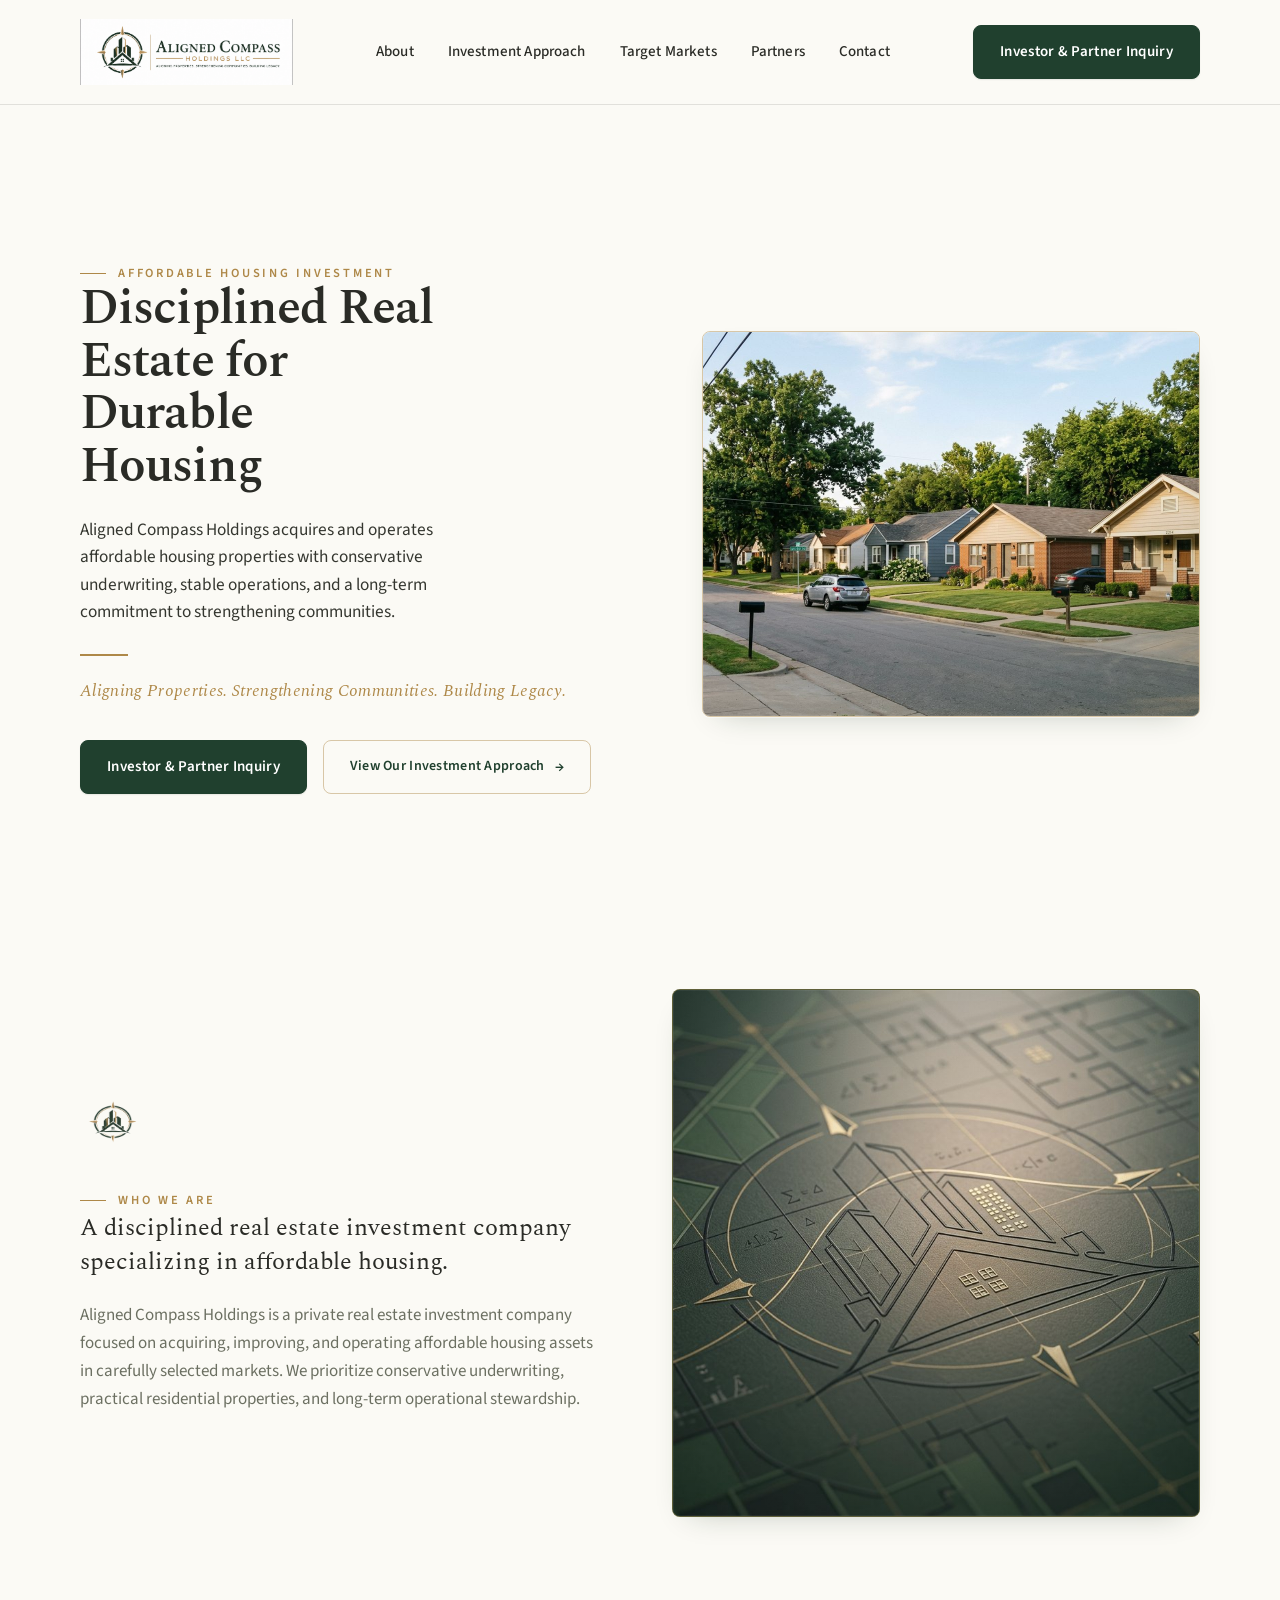
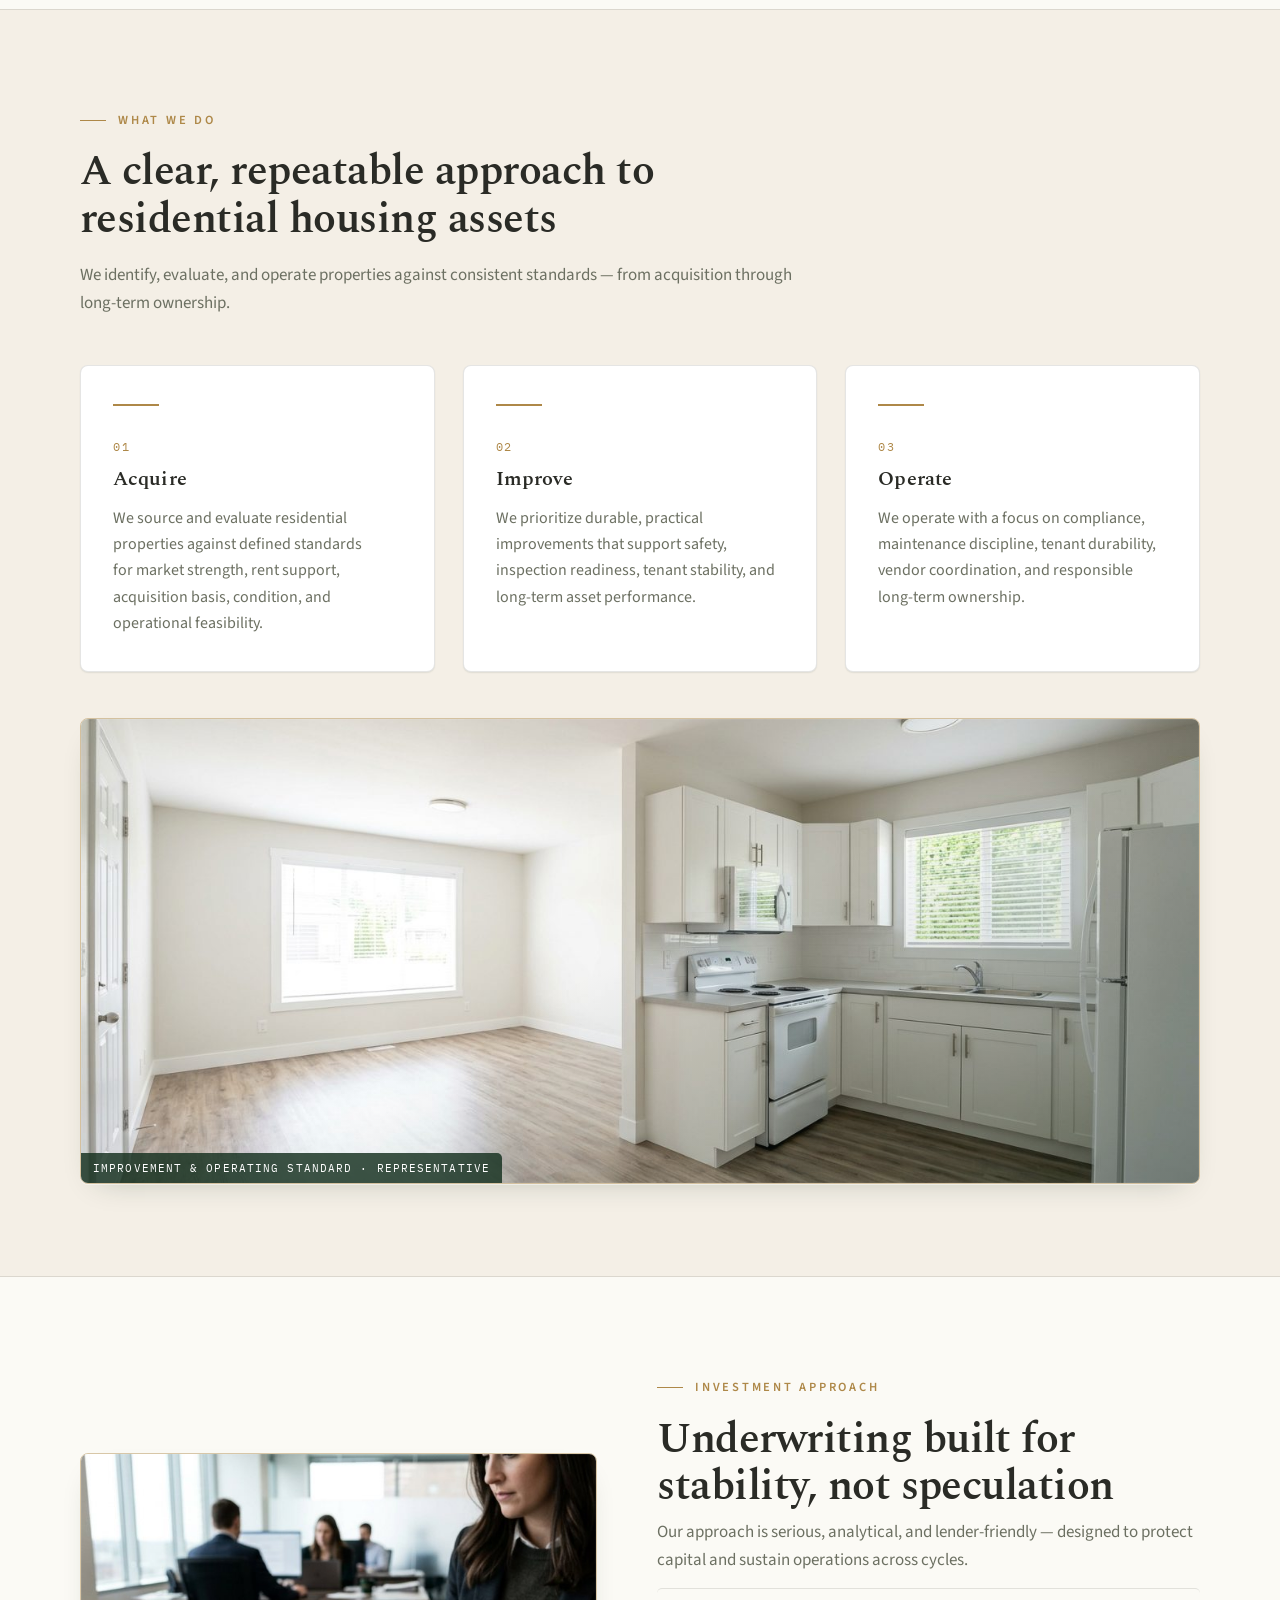
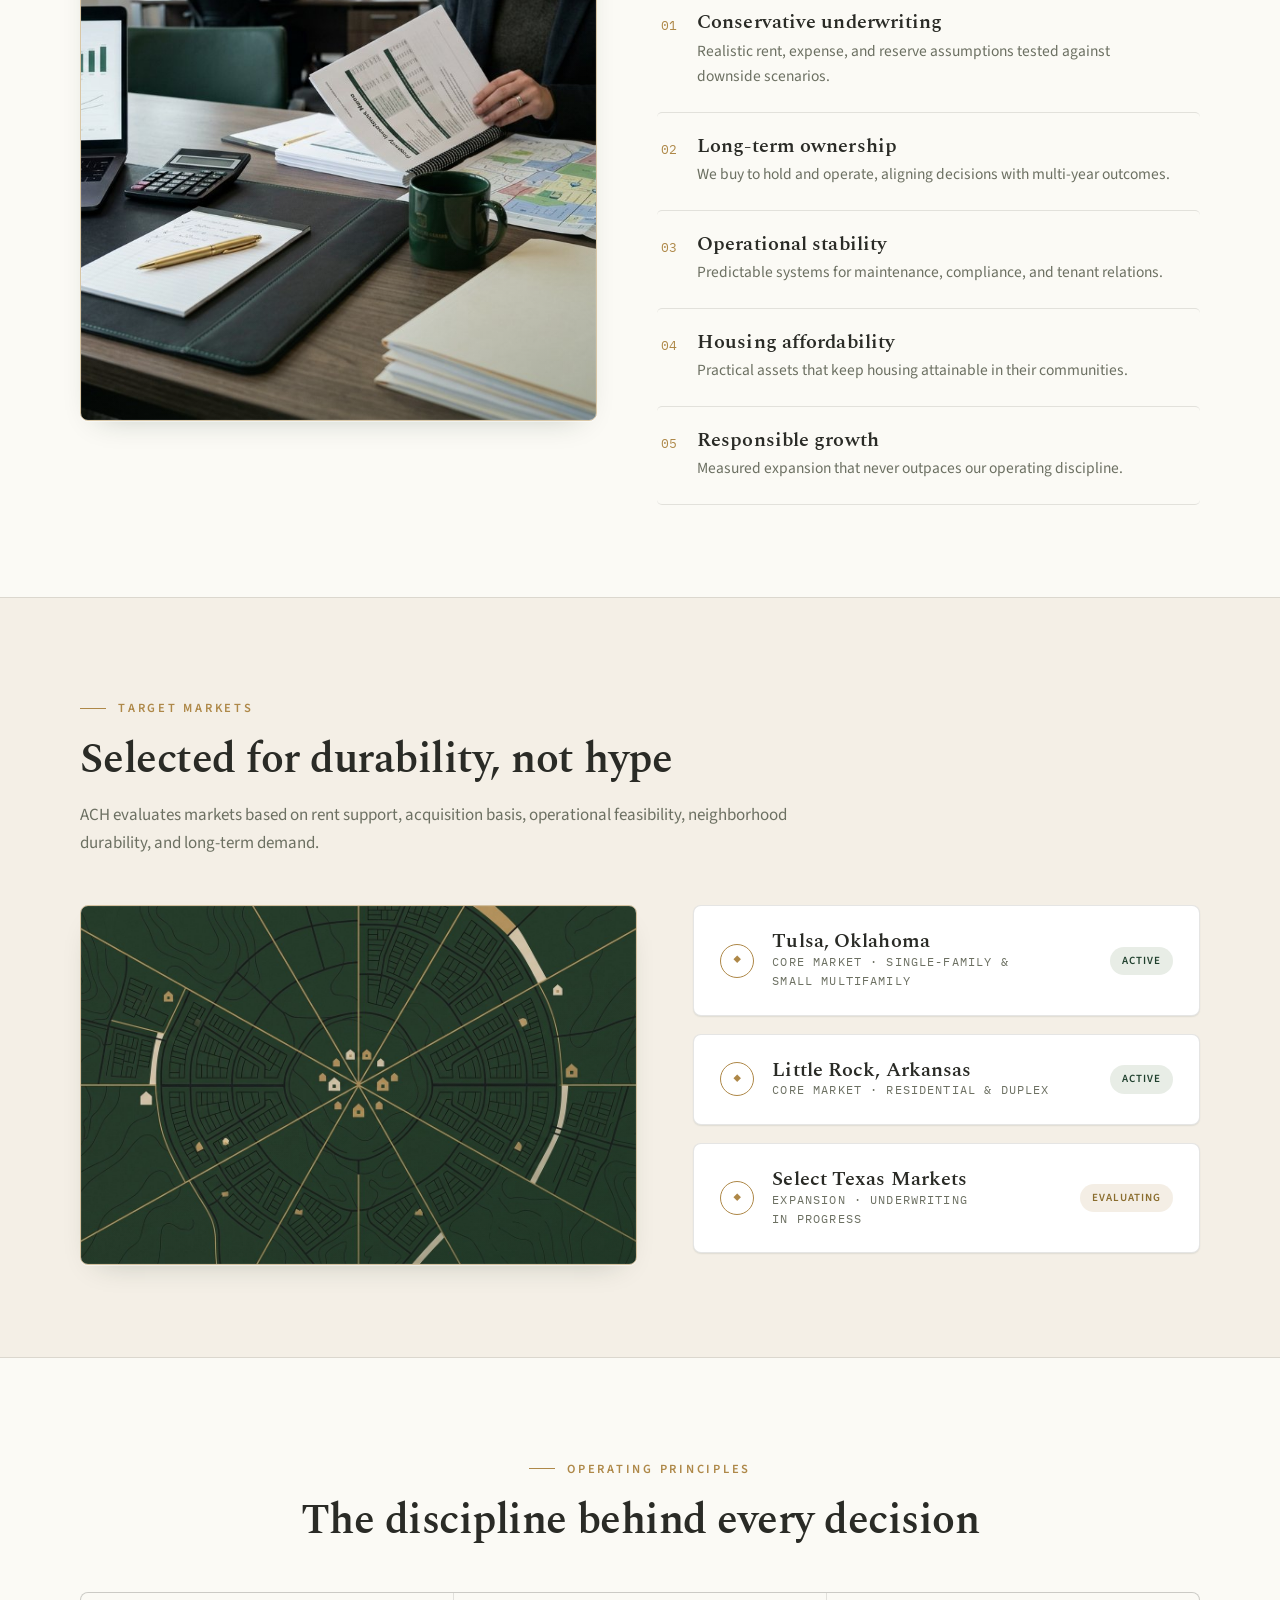
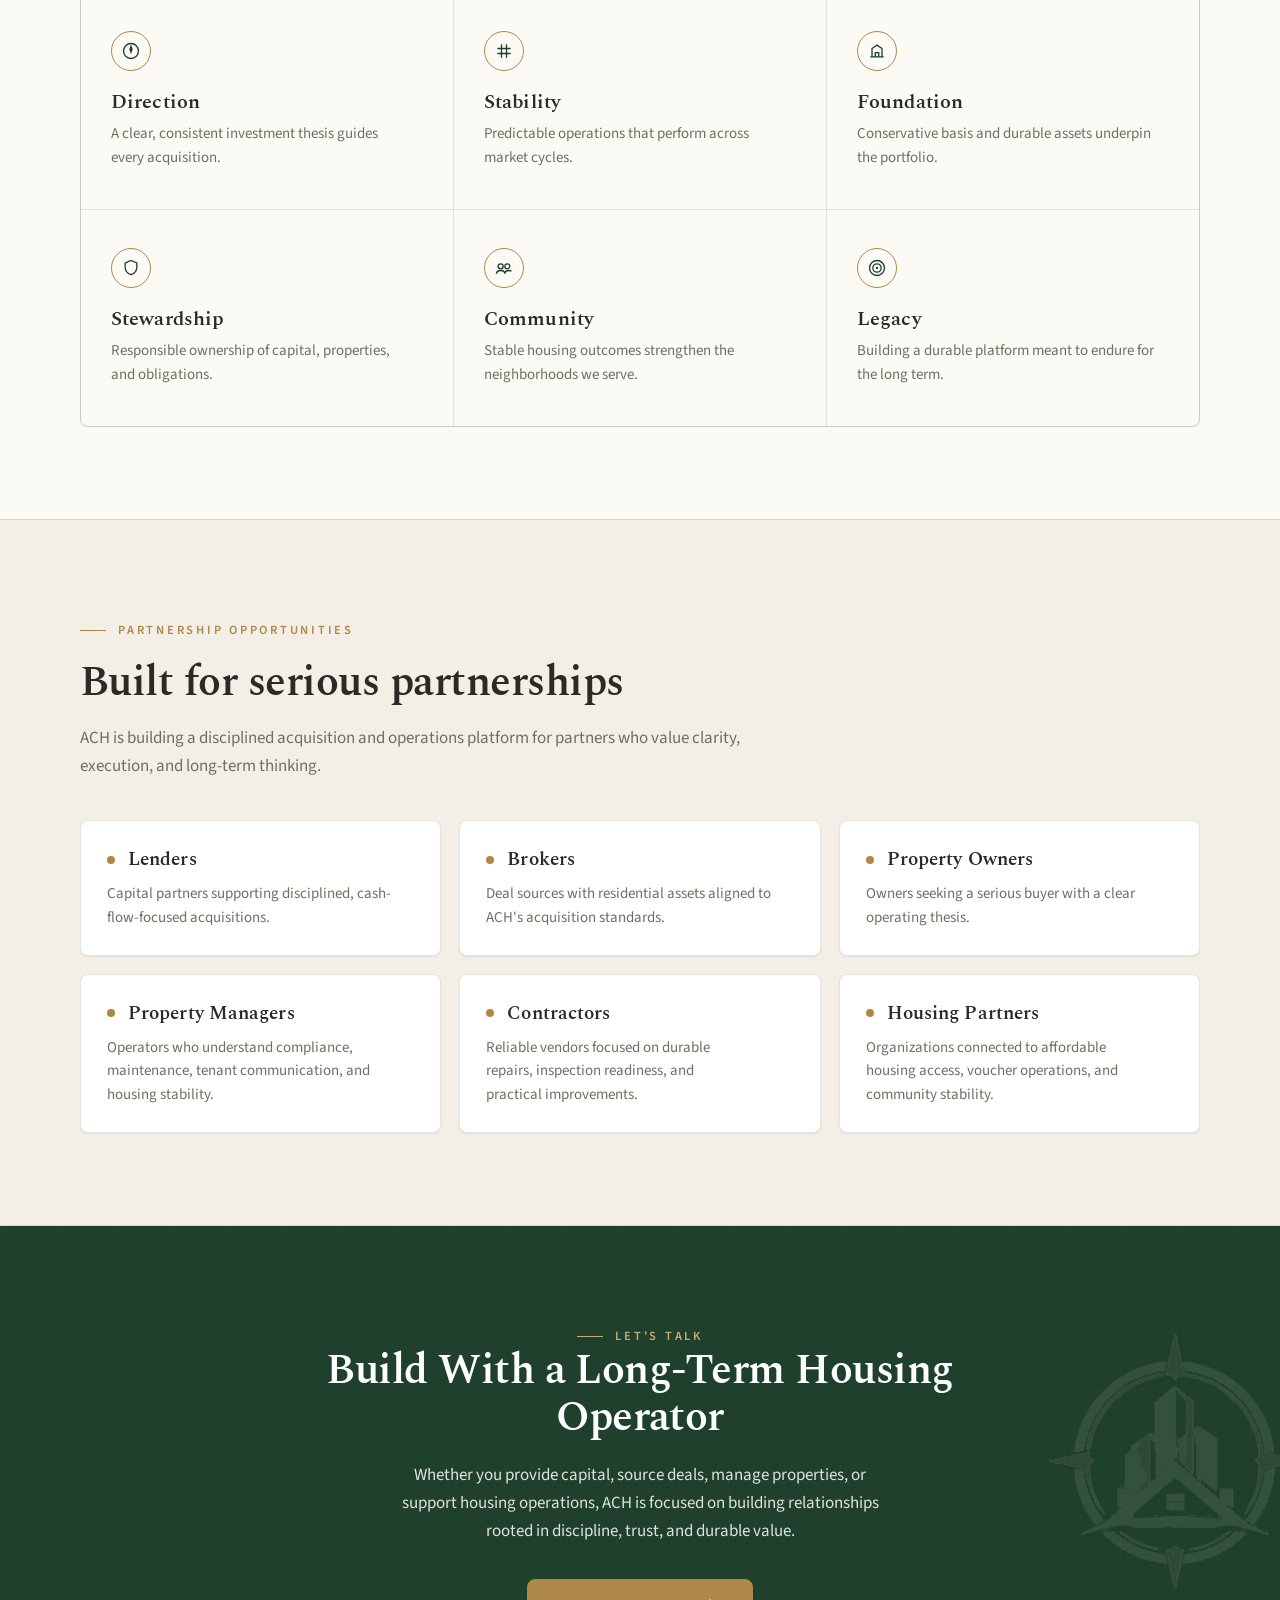
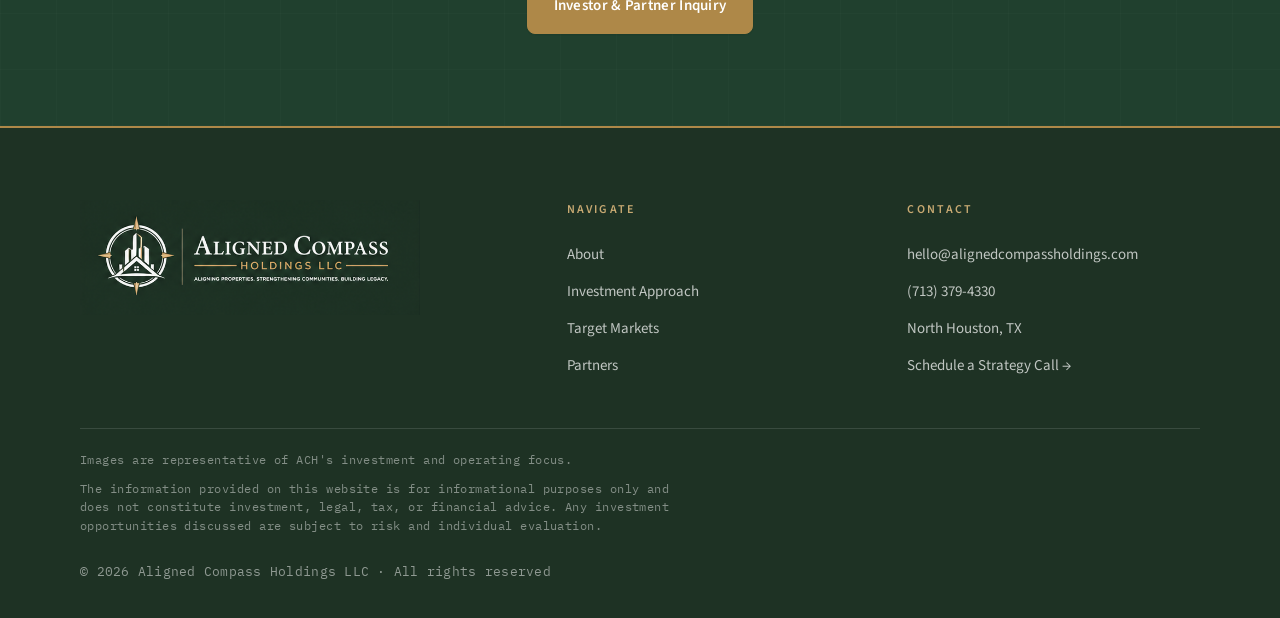
<file: index.html>
<!DOCTYPE html>
<html lang="en">
<head>
<meta charset="UTF-8" />
<meta name="viewport" content="width=device-width, initial-scale=1.0" />
<title>Aligned Compass Holdings — Disciplined Real Estate for Durable Housing</title>
<meta name="description" content="Aligned Compass Holdings acquires and operates affordable housing properties with conservative underwriting, stable operations, and a long-term commitment to strengthening communities." />
<meta property="og:title" content="Aligned Compass Holdings" />
<meta property="og:description" content="Disciplined real estate for durable housing. Conservative underwriting, stable operations, long-term ownership." />
<meta property="og:type" content="website" />
<meta property="og:image" content="assets/apple-touch-icon.png" />
<meta name="theme-color" content="#20402E" />
<link rel="preconnect" href="https://fonts.googleapis.com" />
<link rel="preconnect" href="https://fonts.gstatic.com" crossorigin />
<link href="https://fonts.googleapis.com/css2?family=Spectral:ital,wght@0,400;0,500;0,600;0,700;1,400;1,500&family=Source+Sans+3:wght@400;500;600;700&family=IBM+Plex+Mono:wght@400;500&display=swap" rel="stylesheet" />
<link rel="icon" type="image/png" sizes="32x32" href="assets/favicon-32.png" />
<link rel="icon" type="image/png" sizes="512x512" href="assets/icon-512.png" />
<link rel="apple-touch-icon" href="assets/apple-touch-icon.png" />
<link rel="stylesheet" href="styles.css" />
</head>
<body data-density="comfortable">

<!-- ============================ HEADER ============================ -->
<header class="site-header" data-screen-label="Header">
  <div class="wrap header-inner">
    <a href="#top" aria-label="Aligned Compass Holdings home">
      <img class="brand-logo" src="assets/logo-horizontal.png" alt="Aligned Compass Holdings" />
    </a>
    <nav class="nav" aria-label="Primary">
      <a href="#about">About</a>
      <a href="#approach">Investment Approach</a>
      <a href="#markets">Target Markets</a>
      <a href="#partners">Partners</a>
      <a href="#contact">Contact</a>
    </nav>
    <div class="header-cta">
      <a href="https://calendly.com/hello-alignedcompassholdings/30min" target="_blank" rel="noopener" class="btn btn-primary">Investor &amp; Partner Inquiry</a>
      <button class="hamburger" aria-label="Open menu" onclick="document.body.classList.toggle('menu-open')">
        <span></span><span></span><span></span>
      </button>
    </div>
  </div>
  <nav class="mobile-nav" aria-label="Mobile">
    <a href="#about" onclick="document.body.classList.remove('menu-open')">About</a>
    <a href="#approach" onclick="document.body.classList.remove('menu-open')">Investment Approach</a>
    <a href="#markets" onclick="document.body.classList.remove('menu-open')">Target Markets</a>
    <a href="#partners" onclick="document.body.classList.remove('menu-open')">Partners</a>
    <a href="#contact" onclick="document.body.classList.remove('menu-open')">Contact</a>
    <a href="https://calendly.com/hello-alignedcompassholdings/30min" target="_blank" rel="noopener" class="btn btn-primary" onclick="document.body.classList.remove('menu-open')">Schedule a Strategy Call</a>
  </nav>
</header>

<main id="top">

<!-- ============================ HERO ============================ -->
<section class="hero" id="hero" data-hero="split" data-screen-label="Hero">
  <!-- background image (image-bg variant) -->
  <div class="hero-media-bg">
    <div class="ph ph-dark" data-label="[ HERO IMAGE — modest neighborhood street (shown in Split view; drop your photo there) ]" style="height:100%;border-radius:0;border:0;"></div>
  </div>
  <div class="hero-overlay"></div>

  <div class="wrap">
    <div class="hero-inner">
      <div class="hero-copy">
        <span class="eyebrow">Affordable Housing Investment</span>
        <h1>Disciplined Real Estate for Durable Housing</h1>
        <p class="hero-sub">Aligned Compass Holdings acquires and operates affordable housing properties with conservative underwriting, stable operations, and a long-term commitment to strengthening communities.</p>
        <p class="hero-tag">Aligning Properties. Strengthening Communities. Building Legacy.</p>
        <div class="hero-ctas">
          <a href="https://calendly.com/hello-alignedcompassholdings/30min" target="_blank" rel="noopener" class="btn btn-primary">Investor &amp; Partner Inquiry</a>
          <a href="#approach" class="btn btn-ghost btn-arrow" style="font-size: 14px">View Our Investment Approach</a>
        </div>
      </div>
      <!-- side image (split variant) -->
      <div class="hero-media">
        <div class="media-frame">
          <img class="frame-img" src="assets/photo-hero-neighborhood.jpg" alt="Modest residential street with single-family homes and duplexes" />
          <div class="media-overlay"></div>
        </div>
      </div>
    </div>
  </div>
</section>

<!-- ============================ WHO WE ARE ============================ -->
<section class="sec-paper" id="about" data-screen-label="Who We Are">
  <div class="wrap who">
    <div>
      <img class="who-mark" src="assets/icon-compass.png" alt="" />
      <span class="eyebrow">Who We Are</span>
      <blockquote>A disciplined real estate investment company specializing in affordable housing.</blockquote>
      <p class="who-body">Aligned Compass Holdings is a private real estate investment company focused on acquiring, improving, and operating affordable housing assets in carefully selected markets. We prioritize conservative underwriting, practical residential properties, and long-term operational stewardship.</p>
    </div>
    <div class="who-media">
      <!-- Who We Are visual — locked to the brand-texture (blueprint compass) image. -->
      <div class="who-visual" data-view="texture">
        <!-- default & only visible state: brand compass texture (blueprint image) -->
        <div class="brand-texture" aria-hidden="true">
          <img class="bt-photo" src="assets/photo-whoweare-texture.jpg" alt="" />
          <div class="bt-overlay"></div>
        </div>
      </div>
    </div>
  </div>
</section>

<!-- ============================ WHAT WE DO ============================ -->
<section class="sec-beige" id="what" data-screen-label="What We Do">
  <div class="wrap">
    <div class="sec-head">
      <span class="eyebrow">What We Do</span>
      <h2>A clear, repeatable approach to residential housing assets</h2>
      <p>We identify, evaluate, and operate properties against consistent standards — from acquisition through long-term ownership.</p>
    </div>
    <div class="cards-3" style="margin-top:48px;">
      <article class="card">
        <div class="card-top"></div>
        <span class="num">01</span>
        <h3>Acquire</h3>
        <p>We source and evaluate residential properties against defined standards for market strength, rent support, acquisition basis, condition, and operational feasibility.</p>
      </article>
      <article class="card">
        <div class="card-top"></div>
        <span class="num">02</span>
        <h3>Improve</h3>
        <p>We prioritize durable, practical improvements that support safety, inspection readiness, tenant stability, and long-term asset performance.</p>
      </article>
      <article class="card">
        <div class="card-top"></div>
        <span class="num">03</span>
        <h3>Operate</h3>
        <p>We operate with a focus on compliance, maintenance discipline, tenant durability, vendor coordination, and responsible long-term ownership.</p>
      </article>
    </div>
    <div class="ops-band">
      <div class="ops-media">
        <div class="media-frame">
          <img class="frame-img" src="assets/photo-ops-interior.jpg" alt="Clean, renovated affordable rental interior" />
          <div class="media-overlay"></div>
          <span class="media-tag">Improvement &amp; operating standard · representative</span>
        </div>
      </div>
    </div>
  </div>
</section>

<!-- ============================ INVESTMENT APPROACH ============================ -->
<section class="sec-paper" id="approach" data-screen-label="Investment Approach">
  <div class="wrap approach">
    <div class="approach-media">
      <div class="media-frame">
        <img class="frame-img" src="assets/photo-approach-blueprint.jpg" alt="Real estate underwriting workspace — financial model, property reports, and neighborhood map" />
        <div class="media-overlay"></div>
      </div>
    </div>
    <div>
      <span class="eyebrow">Investment Approach</span>
      <h2 style="margin:18px 0 8px;">Underwriting built for stability, not speculation</h2>
      <p style="color:var(--muted);">Our approach is serious, analytical, and lender-friendly — designed to protect capital and sustain operations across cycles.</p>
      <ul class="approach-list">
        <li><span class="idx">01</span><div><h4>Conservative underwriting</h4><p>Realistic rent, expense, and reserve assumptions tested against downside scenarios.</p></div></li>
        <li><span class="idx">02</span><div><h4>Long-term ownership</h4><p>We buy to hold and operate, aligning decisions with multi-year outcomes.</p></div></li>
        <li><span class="idx">03</span><div><h4>Operational stability</h4><p>Predictable systems for maintenance, compliance, and tenant relations.</p></div></li>
        <li><span class="idx">04</span><div><h4>Housing affordability</h4><p>Practical assets that keep housing attainable in their communities.</p></div></li>
        <li><span class="idx">05</span><div><h4>Responsible growth</h4><p>Measured expansion that never outpaces our operating discipline.</p></div></li>
      </ul>
    </div>
  </div>
</section>

<!-- ============================ TARGET MARKETS ============================ -->
<section class="sec-beige" id="markets" data-screen-label="Target Markets">
  <div class="wrap">
    <div class="sec-head">
      <span class="eyebrow">Target Markets</span>
      <h2>Selected for durability, not hype</h2>
      <p>ACH evaluates markets based on rent support, acquisition basis, operational feasibility, neighborhood durability, and long-term demand.</p>
    </div>
    <div class="markets" style="margin-top:48px;">
      <div class="markets-map">
        <div class="media-frame">
          <img class="frame-img" src="assets/photo-markets-map.jpg" alt="Abstract map and compass artwork with neighborhood parcel lines" />
          <div class="media-overlay"></div>
        </div>
      </div>
      <div class="market-cards">
        <article class="market-card">
          <span class="market-pin">◆</span>
          <div>
            <h4>Tulsa, Oklahoma</h4>
            <p class="meta">Core market · Single-family &amp; small multifamily</p>
          </div>
          <span class="stage stage--active">Active</span>
        </article>
        <article class="market-card">
          <span class="market-pin">◆</span>
          <div>
            <h4>Little Rock, Arkansas</h4>
            <p class="meta">Core market · Residential &amp; duplex</p>
          </div>
          <span class="stage stage--active">Active</span>
        </article>
        <article class="market-card">
          <span class="market-pin">◆</span>
          <div>
            <h4>Select Texas Markets</h4>
            <p class="meta">Expansion · Underwriting in progress</p>
          </div>
          <span class="stage stage--eval">Evaluating</span>
        </article>
      </div>
    </div>
  </div>
</section>

<!-- ============================ OPERATING PRINCIPLES ============================ -->
<section class="sec-paper" id="principles" data-screen-label="Operating Principles">
  <div class="wrap">
    <div class="sec-head center">
      <span class="eyebrow">Operating Principles</span>
      <h2>The discipline behind every decision</h2>
    </div>
    <div class="principles" style="margin-top:48px;">
      <div class="principle">
        <div class="p-icon"><svg viewBox="0 0 24 24" fill="none" stroke="currentColor" stroke-width="1.6"><circle cx="12" cy="12" r="9"/><path d="M12 4l2 6-2 6-2-6z" fill="currentColor" stroke="none"/></svg></div>
        <h4>Direction</h4>
        <p>A clear, consistent investment thesis guides every acquisition.</p>
      </div>
      <div class="principle">
        <div class="p-icon"><svg viewBox="0 0 24 24" fill="none" stroke="currentColor" stroke-width="1.6"><path d="M4 9h16M4 15h16M9 4v16M15 4v16"/></svg></div>
        <h4>Stability</h4>
        <p>Predictable operations that perform across market cycles.</p>
      </div>
      <div class="principle">
        <div class="p-icon"><svg viewBox="0 0 24 24" fill="none" stroke="currentColor" stroke-width="1.6"><path d="M4 19h16M6 19V9l6-4 6 4v10M10 19v-5h4v5"/></svg></div>
        <h4>Foundation</h4>
        <p>Conservative basis and durable assets underpin the portfolio.</p>
      </div>
      <div class="principle">
        <div class="p-icon"><svg viewBox="0 0 24 24" fill="none" stroke="currentColor" stroke-width="1.6"><path d="M12 3l7 3v5c0 4.5-3 7.5-7 9-4-1.5-7-4.5-7-9V6z"/></svg></div>
        <h4>Stewardship</h4>
        <p>Responsible ownership of capital, properties, and obligations.</p>
      </div>
      <div class="principle">
        <div class="p-icon"><svg viewBox="0 0 24 24" fill="none" stroke="currentColor" stroke-width="1.6"><circle cx="8" cy="10" r="3"/><circle cx="16" cy="10" r="3"/><path d="M3 19c0-2.5 2.2-4 5-4s5 1.5 5 4M13 19c0-2.5 2.2-4 5-4 1 0 2 .2 3 .7"/></svg></div>
        <h4>Community</h4>
        <p>Stable housing outcomes strengthen the neighborhoods we serve.</p>
      </div>
      <div class="principle">
        <div class="p-icon"><svg viewBox="0 0 24 24" fill="none" stroke="currentColor" stroke-width="1.6"><circle cx="12" cy="12" r="9"/><circle cx="12" cy="12" r="5"/><circle cx="12" cy="12" r="1.4" fill="currentColor" stroke="none"/></svg></div>
        <h4>Legacy</h4>
        <p>Building a durable platform meant to endure for the long term.</p>
      </div>
    </div>
  </div>
</section>

<!-- ============================ PARTNERSHIPS ============================ -->
<section class="sec-beige" id="partners" data-screen-label="Partnership Opportunities">
  <div class="wrap">
    <div class="sec-head">
      <span class="eyebrow">Partnership Opportunities</span>
      <h2>Built for serious partnerships</h2>
      <p>ACH is building a disciplined acquisition and operations platform for partners who value clarity, execution, and long-term thinking.</p>
    </div>
    <div class="partners-grid" style="margin-top:40px;">
      <article class="partner-card">
        <div class="pc-head"><span class="dot"></span><h4>Lenders</h4></div>
        <p>Capital partners supporting disciplined, cash-flow-focused acquisitions.</p>
      </article>
      <article class="partner-card">
        <div class="pc-head"><span class="dot"></span><h4>Brokers</h4></div>
        <p>Deal sources with residential assets aligned to ACH's acquisition standards.</p>
      </article>
      <article class="partner-card">
        <div class="pc-head"><span class="dot"></span><h4>Property Owners</h4></div>
        <p>Owners seeking a serious buyer with a clear operating thesis.</p>
      </article>
      <article class="partner-card">
        <div class="pc-head"><span class="dot"></span><h4>Property Managers</h4></div>
        <p>Operators who understand compliance, maintenance, tenant communication, and housing stability.</p>
      </article>
      <article class="partner-card">
        <div class="pc-head"><span class="dot"></span><h4>Contractors</h4></div>
        <p>Reliable vendors focused on durable repairs, inspection readiness, and practical improvements.</p>
      </article>
      <article class="partner-card">
        <div class="pc-head"><span class="dot"></span><h4>Housing Partners</h4></div>
        <p>Organizations connected to affordable housing access, voucher operations, and community stability.</p>
      </article>
    </div>
  </div>
</section>

<!-- ============================ FINAL CTA ============================ -->
<section class="final-cta" id="contact" data-screen-label="Final CTA">
  <img class="cta-mark" src="assets/icon-compass-reversed.png" alt="" />
  <div class="wrap">
    <span class="eyebrow">Let's Talk</span>
    <h2>Build With a Long-Term Housing Operator</h2>
    <p>Whether you provide capital, source deals, manage properties, or support housing operations, ACH is focused on building relationships rooted in discipline, trust, and durable value.</p>
    <div class="hero-ctas">
      <a href="https://calendly.com/hello-alignedcompassholdings/30min" target="_blank" rel="noopener" class="btn btn-gold">Investor &amp; Partner Inquiry</a>
    </div>
  </div>
</section>

</main>

<!-- ============================ FOOTER ============================ -->
<footer class="site-footer" data-screen-label="Footer">
  <div class="wrap">
    <div class="footer-top">
      <div>
        <img class="footer-logo" src="assets/logo-reversed.png" alt="Aligned Compass Holdings LLC — Aligning Properties. Strengthening Communities. Building Legacy." />
      </div>
      <div class="footer-col">
        <h5>Navigate</h5>
        <a href="#about">About</a>
        <a href="#approach">Investment Approach</a>
        <a href="#markets">Target Markets</a>
        <a href="#partners">Partners</a>
      </div>
      <div class="footer-col">
        <h5>Contact</h5>
        <p>hello@alignedcompassholdings.com</p>
        <p>(713) 379-4330</p>
        <p>North Houston, TX</p>
        <a href="https://calendly.com/hello-alignedcompassholdings/30min" target="_blank" rel="noopener">Schedule a Strategy Call →</a>
      </div>
    </div>
    <div class="footer-disclaimer">
      <p>Images are representative of ACH's investment and operating focus.</p>
      <p>The information provided on this website is for informational purposes only and does not constitute investment, legal, tax, or financial advice. Any investment opportunities discussed are subject to risk and individual evaluation.</p>
    </div>
    <div class="footer-bottom">
      <span class="legal">© 2026 Aligned Compass Holdings LLC · All rights reserved</span>
    </div>
  </div>
</footer>

<!-- site interactions -->
<script>
  (function () {
    var header = document.querySelector('.site-header');
    if (header) {
      var onScroll = function () { header.classList.toggle('scrolled', window.scrollY > 12); };
      window.addEventListener('scroll', onScroll, { passive: true });
      onScroll();
    }
    if (!('IntersectionObserver' in window)) return;
    if (window.matchMedia && window.matchMedia('(prefers-reduced-motion: reduce)').matches) return;
    var sel = '.sec-head, .cards-3, .ops-band, .approach > *, .markets > *, .principles, .partners-grid, .who > div, .final-cta .wrap';
    var els = Array.prototype.slice.call(document.querySelectorAll(sel));
    if (!els.length) return;
    document.body.classList.add('reveal-ready');
    var io = new IntersectionObserver(function (entries) {
      entries.forEach(function (e) { if (e.isIntersecting) { e.target.classList.add('in'); io.unobserve(e.target); } });
    }, { rootMargin: '0px 0px -8% 0px', threshold: 0.08 });
    els.forEach(function (el) { el.setAttribute('data-reveal', ''); io.observe(el); });
    setTimeout(function () { els.forEach(function (el) { el.classList.add('in'); }); }, 3000);
  })();
</script>

</body>
</html>
</file>
<file: styles.css>
/* ============================================================
   Aligned Compass Holdings — Branded Wireframe
   Forest green · charcoal · muted antique gold · warm beige
   Serif headings (Spectral) · clean sans body (Source Sans 3)
   ============================================================ */

:root{
  /* brand */
  --green:        #20402E;
  --green-deep:   #1E3224;
  --green-700:    #2B4E3A;
  --green-tint:   #E8EDE6;
  --charcoal:     #2A2B26;
  --ink:          #34362F;
  --muted:        #6C7062;
  --gold:         #AE8848;
  --gold-soft:    #C7A972;
  --gold-line:    rgba(174,136,72,.45);
  --beige:        #EFE9DD;
  --beige-2:      #F4EFE6;
  --paper:        #FBFAF5;
  --card:         #FFFFFF;
  --card-line:    rgba(42,43,38,.12);

  /* type */
  --serif: "Spectral", Georgia, "Times New Roman", serif;
  --sans:  "Source Sans 3", system-ui, -apple-system, sans-serif;
  --mono:  "IBM Plex Mono", ui-monospace, "SFMono-Regular", monospace;

  /* spacing density (overridden by [data-density]) */
  --sec-pad: 92px;
  --container: 1200px;
  --radius: 8px;
  --radius-sm: 5px;

  /* elevation + motion */
  --shadow-1: 0 1px 2px rgba(21,48,31,.05), 0 1px 1px rgba(21,48,31,.04);
  --shadow-2: 0 12px 30px -18px rgba(21,48,31,.30);
  --shadow-3: 0 26px 52px -28px rgba(21,48,31,.42);
  --ease: cubic-bezier(.2,.6,.2,1);
}

[data-density="compact"]     { --sec-pad: 60px; }
[data-density="comfortable"] { --sec-pad: 92px; }
[data-density="spacious"]    { --sec-pad: 132px; }

*{ box-sizing: border-box; }
html{ scroll-behavior: smooth; }
body{
  margin:0;
  font-family: var(--sans);
  color: var(--ink);
  background: var(--paper);
  font-size: 17px;
  line-height: 1.65;
  -webkit-font-smoothing: antialiased;
  text-rendering: optimizeLegibility;
}
img{ max-width:100%; display:block; }
a{ color: inherit; text-decoration: none; }
::selection{ background: rgba(174,136,72,.22); }

.wrap{ width:100%; max-width: var(--container); margin:0 auto; padding-inline: 40px; }

/* ---------- type ---------- */
h1,h2,h3,h4{ font-family: var(--serif); color: var(--charcoal); font-weight: 600; line-height: 1.12; margin:0; letter-spacing:.005em; }
h1{ font-size: clamp(38px, 5.2vw, 62px); letter-spacing:-.018em; }
h2{ font-size: clamp(28px, 3.4vw, 42px); letter-spacing:-.012em; }
h3{ font-size: clamp(20px, 1.6vw, 24px); }
p{ margin:0; text-wrap: pretty; }
.lead{ font-size: clamp(18px, 1.4vw, 21px); color: var(--ink); line-height:1.6; }

.eyebrow{
  font-family: var(--sans);
  font-size: 12.5px;
  font-weight: 600;
  letter-spacing: .22em;
  text-transform: uppercase;
  color: var(--gold);
  display: inline-flex;
  align-items: center;
  gap: 12px;
}
.eyebrow::before{
  content:"";
  width: 26px; height:1px;
  background: var(--gold);
  display:inline-block;
}

/* thin gold divider */
.rule{ height:1px; background: var(--gold-line); border:0; margin:0; }
.rule-short{ width: 54px; height:2px; background: var(--gold); border:0; }

/* ---------- buttons ---------- */
.btn{
  display:inline-flex; align-items:center; justify-content:center; gap:10px;
  font-family: var(--sans); font-weight:600; font-size:15px; letter-spacing:.02em;
  padding: 14px 26px; border-radius: var(--radius); cursor:pointer;
  border:1px solid transparent; transition: all .2s var(--ease); white-space:nowrap;
  box-shadow: var(--shadow-1);
}
.btn-primary{ background: var(--green); color:#fff; border-color: var(--green); }
.btn-primary:hover{ background: var(--green-deep); transform: translateY(-1px); box-shadow: var(--shadow-2); }
.btn-gold{ background: var(--gold); color:#fff; border-color: var(--gold); }
.btn-gold:hover{ background:#9a7637; transform: translateY(-1px); box-shadow: var(--shadow-2); }
.btn-ghost{ background: transparent; color: var(--green); border-color: var(--gold-line); box-shadow:none; }
.btn-ghost:hover{ border-color: var(--gold); background: rgba(174,136,72,.07); }
.btn-ghost-light{ background: transparent; color:#fff; border-color: rgba(255,255,255,.35); box-shadow:none; }
.btn-ghost-light:hover{ border-color: var(--gold-soft); color: var(--gold-soft); }
.btn:active{ transform: translateY(0); }
.btn:focus-visible{ outline:2px solid var(--gold); outline-offset:3px; }
.btn-arrow::after{ content:"\2192"; font-size:1.05em; transition: transform .2s var(--ease); }
.btn-arrow:hover::after{ transform: translateX(3px); }

/* ============================================================
   HEADER
   ============================================================ */
.site-header{
  position: sticky; top:0; z-index: 50;
  background: rgba(251,250,245,.92);
  backdrop-filter: blur(8px);
  border-bottom: 1px solid var(--card-line);
  transition: box-shadow .28s var(--ease), background .28s var(--ease);
}
.site-header.scrolled{ background: rgba(251,250,245,.97); box-shadow: 0 8px 26px -18px rgba(21,48,31,.45); border-bottom-color: transparent; }
.header-inner{ display:flex; align-items:center; justify-content:space-between; gap:24px; height: 104px; transition: height .28s var(--ease); }
.site-header.scrolled .header-inner{ height: 86px; }
.brand-logo{ height: 66px; width:auto; transition: height .28s var(--ease); }
.site-header.scrolled .brand-logo{ height: 56px; }
.nav{ display:flex; align-items:center; gap: 34px; }
.nav a{ font-size:15px; font-weight:500; color: var(--charcoal); letter-spacing:.01em; position:relative; padding: 6px 0; transition: color .2s var(--ease); }
.nav a:hover{ color: var(--green); }
.nav a::after{ content:""; position:absolute; left:0; bottom:0; width:0; height:1.5px; background:var(--gold); transition:width .22s var(--ease); }
.nav a:hover::after{ width:100%; }
.header-cta{ display:flex; align-items:center; gap:16px; }
.hamburger{ display:none; flex-direction:column; gap:5px; background:none; border:0; cursor:pointer; padding:8px; }
.hamburger span{ width:24px; height:2px; background:var(--charcoal); transition:.2s; }

/* mobile nav drawer */
.mobile-nav{ display:none; flex-direction:column; padding: 8px 40px 28px; border-bottom:1px solid var(--card-line); background:var(--paper); }
.mobile-nav a{ padding:14px 0; font-size:17px; border-bottom:1px solid var(--card-line); color:var(--charcoal); }
.mobile-nav .btn{ margin-top:18px; }
body.menu-open .mobile-nav{ display:flex; }

/* ============================================================
   HERO  (two variants via [data-hero])
   ============================================================ */
.hero{ position:relative; overflow:hidden; }
.hero .wrap{ position:relative; z-index:2; }
.hero-tag{
  font-family: var(--serif); font-style: italic; font-size: clamp(15px,1.3vw,18px);
  color: var(--gold); letter-spacing:.02em; margin-top: 28px; padding-top: 24px; position:relative;
}
.hero-tag::before{ content:""; position:absolute; top:0; left:0; width:48px; height:2px; background: var(--gold); }
.hero-ctas{ display:flex; flex-wrap:wrap; gap:16px; margin-top: 34px; }

/* -- variant: split (default) -- */
[data-hero="split"] .hero-inner{
  display:grid; grid-template-columns: 1.06fr .94fr; gap: 60px; align-items:center;
  padding-block: clamp(44px, 4.5vw, 68px) clamp(40px, 4vw, 60px);
}
[data-hero="split"] .hero-copy h1{ margin-bottom: 22px; font-size: clamp(34px, 3.8vw, 50px); line-height:1.08; max-width: 14ch; }
[data-hero="split"] .hero-sub{ max-width: 40ch; }
[data-hero="split"] .hero-media{ aspect-ratio: 4/3.1; }
[data-hero="split"] .hero-overlay{ display:none; }

/* -- variant: image background -- */
[data-hero="image"] .hero-inner{
  display:flex; flex-direction:column; justify-content:center;
  min-height: clamp(520px, 72vh, 720px);
  padding-block: 80px; max-width: 760px;
}
[data-hero="image"] .hero-copy h1,
[data-hero="image"] .hero-sub{ color:#fff; }
[data-hero="image"] .hero-copy h1{ margin-bottom: 22px; }
[data-hero="image"] .hero-sub{ color: rgba(255,255,255,.9); max-width: 52ch; }
[data-hero="image"] .hero-tag{ color: var(--gold-soft); }
[data-hero="image"] .hero-media-side{ display:none; }
[data-hero="image"] .hero-media-bg{ position:absolute; inset:0; z-index:0; }
[data-hero="image"] .hero-overlay{
  position:absolute; inset:0; z-index:1;
  background: linear-gradient(100deg, rgba(21,48,31,.92) 0%, rgba(21,48,31,.74) 45%, rgba(21,48,31,.40) 100%);
}
[data-hero="image"] .btn-ghost{ color:#fff; border-color: rgba(255,255,255,.4); }
[data-hero="image"] .btn-ghost:hover{ border-color: var(--gold-soft); color:var(--gold-soft); }

/* hide the inactive media slot per variant */
[data-hero="split"] .hero-media-bg,
[data-hero="split"] .hero-overlay{ display:none; }

.hero-sub{ font-size: clamp(17px,1.35vw,20px); color: var(--ink); line-height:1.6; }

/* ============================================================
   IMAGE PLACEHOLDERS (wireframe style)
   ============================================================ */
.ph{
  position: relative; width:100%; height:100%;
  background-color: var(--green-tint);
  background-image:
    repeating-linear-gradient(135deg, rgba(32,64,46,.06) 0 11px, rgba(32,64,46,.02) 11px 22px);
  border: 1.5px dashed var(--gold-line);
  border-radius: var(--radius);
  display:flex; align-items:center; justify-content:center;
  overflow:hidden; min-height: 220px;
}
.ph::after{
  content: attr(data-label);
  font-family: var(--mono); font-size: 12.5px; letter-spacing:.02em;
  color: var(--green-700); text-transform: none;
  background: rgba(251,250,245,.82);
  border:1px solid var(--gold-line); border-radius: 4px;
  padding: 8px 14px; max-width: 80%; text-align:center; line-height:1.5;
}
.ph-dark{ background-color: rgba(255,255,255,.06); border-color: rgba(255,255,255,.25);
  background-image: repeating-linear-gradient(135deg, rgba(255,255,255,.05) 0 11px, rgba(255,255,255,.01) 11px 22px); }
.ph-dark::after{ color: var(--gold-soft); background: rgba(21,48,31,.7); border-color: rgba(255,255,255,.2); }
.ph .ph-mark{ position:absolute; right:14px; bottom:12px; width:46px; opacity:.5; }

/* ---- filled / brand-integrated media (early hi-fi) ---- */
.media-frame{ position:relative; width:100%; height:100%; border-radius:var(--radius); overflow:hidden;
  border:1px solid var(--gold-line);
  box-shadow: 0 1px 0 rgba(255,255,255,.45), var(--shadow-2);
  transition: box-shadow .3s var(--ease); }
.media-frame:hover{ box-shadow: 0 1px 0 rgba(255,255,255,.45), var(--shadow-3); }
.media-frame .frame-img{ position:absolute; inset:0; width:100%; height:100%; object-fit:cover; display:block; z-index:1; transition: transform .6s var(--ease); }
.media-frame:hover .frame-img{ transform: scale(1.045); }
.media-frame .media-overlay{ position:absolute; inset:0; pointer-events:none; z-index:3;
  background: linear-gradient(155deg, transparent 50%, rgba(21,48,31,.30) 100%);
  box-shadow: inset 0 0 0 1px rgba(255,255,255,.05); }
.media-frame .media-tag{ position:absolute; left:0; bottom:0; z-index:4; pointer-events:none;
  font-family:var(--mono); font-size:10.5px; letter-spacing:.1em; text-transform:uppercase; color:#fff;
  background: rgba(21,48,31,.82); border-top-right-radius:5px; padding:6px 12px; }

/* brand-textured panel (Who We Are) — blueprint-compass brand image */
.brand-texture{ position:relative; width:100%; height:100%; min-height:300px; border-radius:var(--radius);
  overflow:hidden; background: var(--green); border:1px solid var(--gold-line); box-shadow: var(--shadow-2);
  display:flex; align-items:center; justify-content:center; }
.brand-texture .bt-photo{ position:absolute; inset:0; width:100%; height:100%; object-fit:cover; z-index:1; }
.brand-texture .bt-overlay{ position:absolute; inset:0; z-index:2; pointer-events:none;
  background: linear-gradient(155deg, rgba(21,48,31,.12) 0%, transparent 45%, rgba(21,48,31,.34) 100%);
  box-shadow: inset 0 0 0 1px rgba(255,255,255,.05); }

/* Who We Are toggleable visual — texture default, optional uploaded image */
.who-visual{ position:relative; width:100%; height:100%; min-height:300px; }
.who-visual .brand-texture,
.who-visual .who-slot-frame{ position:absolute; inset:0; min-height:0; transition: opacity .2s ease; }
.who-visual .who-slot-frame{ opacity:0; pointer-events:none; }
.who-visual[data-view="image"] .who-slot-frame{ opacity:1; pointer-events:auto; }
.who-visual[data-view="image"] .brand-texture{ opacity:0; }
.who-toggle{ position:absolute; top:14px; right:14px; z-index:6; display:flex; gap:0;
  background: rgba(251,250,245,.92); border:1px solid var(--gold-line); border-radius:999px;
  padding:3px; box-shadow:0 6px 16px -10px rgba(21,48,31,.6); }
.who-toggle button{ appearance:none; border:0; cursor:pointer; background:transparent;
  font-family:var(--sans); font-size:11.5px; font-weight:600; letter-spacing:.04em; color:var(--muted);
  padding:6px 13px; border-radius:999px; transition: all .18s ease; }
.who-toggle button.is-active{ background:var(--green); color:#fff; }
.who-toggle button:not(.is-active):hover{ color:var(--charcoal); }

/* Operations / Improve interior band */
.ops-band{ margin-top:46px; }
.ops-media{ width:100%; aspect-ratio: 12/5; min-height: 300px; }
.ops-media .media-tag{ font-size:11px; }

/* subtle scroll reveal — only when JS adds .reveal-ready and motion is allowed */
@media (prefers-reduced-motion: no-preference){
  .reveal-ready [data-reveal]{ opacity:0; transform: translateY(16px); transition: opacity .6s var(--ease), transform .6s var(--ease); }
  .reveal-ready [data-reveal].in{ opacity:1; transform:none; }
}

/* ============================================================
   SECTION SCAFFOLD
   ============================================================ */
section{ padding-block: var(--sec-pad); }
.sec-beige{ background: var(--beige-2); border-top:1px solid var(--card-line); border-bottom:1px solid var(--card-line); }
.sec-paper{ background: var(--paper); }
.sec-head{ max-width: 720px; }
.sec-head .eyebrow{ margin-bottom:18px; }
.sec-head h2{ margin-bottom: 18px; }
.sec-head p{ color: var(--muted); }
.sec-head.center{ margin-inline:auto; text-align:center; }
.sec-head.center .eyebrow{ justify-content:center; }

/* ---------- Who We Are ---------- */
.who{ display:grid; grid-template-columns: 1fr 1fr; gap: 64px; align-items:center; }
#about{ padding-top: clamp(36px, 4vw, 56px); }
.who-mark{ width:64px; height:64px; margin-bottom:26px; opacity:.92; }
.who blockquote{ margin:0; font-family:var(--serif); font-size: clamp(21px,1.9vw,27px);
  line-height:1.4; color: var(--charcoal); }
.who .who-body{ margin-top:22px; color: var(--muted); }
.who-media{ aspect-ratio: 1/1; }

/* ---------- What We Do : 3 cards ---------- */
.cards-3{ display:grid; grid-template-columns: repeat(3,1fr); gap: 28px; }
.card{
  background: var(--card); border:1px solid var(--card-line); border-radius: var(--radius);
  padding: 38px 32px 34px; position:relative; box-shadow: var(--shadow-1);
  transition: border-color .25s var(--ease), transform .25s var(--ease), box-shadow .25s var(--ease);
}
.card:hover{ border-color: var(--gold-line); transform: translateY(-4px); box-shadow: var(--shadow-2); }
.card-top{ height:2px; width:46px; background: var(--gold); margin-bottom:26px; transition: width .25s var(--ease); }
.card:hover .card-top{ width:66px; }
.card .num{ font-family:var(--mono); font-size:12px; letter-spacing:.15em; color:var(--gold); }
.card h3{ margin: 8px 0 14px; }
.card p{ color: var(--muted); font-size:16px; }

/* ---------- Investment Approach ---------- */
.approach{ display:grid; grid-template-columns: 1fr 1.05fr; gap: 60px; align-items:center; }
.approach-media{ aspect-ratio: 4/4.4; }
.approach-list{ list-style:none; margin: 14px 0 0; padding:0; }
.approach-list li{ display:grid; grid-template-columns: auto 1fr; gap:20px; padding: 22px 4px; border-top:1px solid var(--card-line); border-radius: var(--radius-sm); transition: background .22s var(--ease), padding-left .22s var(--ease); }
.approach-list li:last-child{ border-bottom:1px solid var(--card-line); }
.approach-list li:hover{ background: rgba(174,136,72,.05); padding-left:14px; }
.approach-list .idx{ font-family:var(--mono); font-size:13px; color:var(--gold); padding-top:4px; transition: color .22s var(--ease); }
.approach-list h4{ font-size:20px; margin-bottom:5px; transition: color .22s var(--ease); }
.approach-list li:hover h4{ color: var(--green); }
.approach-list p{ color:var(--muted); font-size:15.5px; }

/* ---------- Target Markets ---------- */
.markets{ display:grid; grid-template-columns: 1.1fr 1fr; gap: 56px; align-items:stretch; }
.markets-map{ position:relative; min-height: 360px; }
.market-cards{ display:flex; flex-direction:column; gap:18px; }
.market-card{ background:var(--card); border:1px solid var(--card-line); border-radius:var(--radius);
  padding: 24px 26px; display:grid; grid-template-columns:auto 1fr auto; gap:18px; align-items:center; box-shadow: var(--shadow-1);
  transition:border-color .25s var(--ease), transform .25s var(--ease), box-shadow .25s var(--ease); }
.market-card:hover{ border-color: var(--gold-line); transform: translateY(-3px); box-shadow: var(--shadow-2); }
.market-pin{ width:34px; height:34px; border:1.5px solid var(--gold); border-radius:50%;
  display:flex; align-items:center; justify-content:center; color:var(--gold); font-size:14px;
  transition: background .25s var(--ease), color .25s var(--ease); }
.market-card:hover .market-pin{ background: var(--gold); color:#fff; }
.market-card h4{ font-size:20px; }
.market-card .meta{ font-family:var(--mono); font-size:11.5px; letter-spacing:.1em; color:var(--muted); text-transform:uppercase; }
.market-card .stage{ font-size:11px; font-weight:600; letter-spacing:.09em; text-transform:uppercase;
  padding:5px 12px; border-radius:999px; white-space:nowrap; }
.market-card .stage--active{ color: var(--green); background: var(--green-tint); }
.market-card .stage--eval{ color: #8a6d2e; background: rgba(174,136,72,.14); }

/* ---------- Operating Principles : 6 icon cards ---------- */
.principles{ display:grid; grid-template-columns: repeat(3,1fr); gap: 1px; background: var(--card-line);
  border:1px solid var(--card-line); border-radius:var(--radius); overflow:hidden; }
.principle{ background: var(--paper); padding: 38px 30px; transition: background .25s var(--ease); }
.principle:hover{ background:#fff; }
.principle .p-icon{ width:40px; height:40px; border:1.5px solid var(--gold); border-radius:50%;
  display:flex; align-items:center; justify-content:center; margin-bottom:20px; color:var(--green);
  transition: background .25s var(--ease), color .25s var(--ease), border-color .25s var(--ease); }
.principle:hover .p-icon{ background: var(--green); border-color: var(--green); color:#fff; }
.principle .p-icon svg{ width:20px; height:20px; }
.principle h4{ font-size:20px; margin-bottom:8px; }
.principle p{ color:var(--muted); font-size:15px; }

/* ---------- Partnerships ---------- */
.partners-grid{ display:grid; grid-template-columns: repeat(3,1fr); gap:18px; margin-top:8px; }
.partner-card{ background:var(--card); border:1px solid var(--card-line); border-radius:var(--radius);
  padding: 28px 26px 26px; display:flex; flex-direction:column; gap:12px; box-shadow: var(--shadow-1);
  transition:border-color .25s var(--ease), transform .25s var(--ease), box-shadow .25s var(--ease); }
.partner-card:hover{ border-color:var(--gold-line); transform: translateY(-4px); box-shadow: var(--shadow-2); }
.partner-card .pc-head{ display:flex; align-items:center; gap:13px; }
.partner-card .dot{ width:8px; height:8px; border-radius:50%; background:var(--gold); flex:none; transition: transform .25s var(--ease); }
.partner-card:hover .dot{ transform: scale(1.55); }
.partner-card h4{ font-size:19px; color:var(--charcoal); }
.partner-card p{ color:var(--muted); font-size:15px; line-height:1.55; }

/* ---------- Final CTA ---------- */
.final-cta{ background: var(--green); color:#fff; position:relative; overflow:hidden; }
.final-cta::before{ content:""; position:absolute; inset:0; pointer-events:none; opacity:.5;
  background-image:
    repeating-linear-gradient(0deg, rgba(255,255,255,.03) 0 1px, transparent 1px 56px),
    repeating-linear-gradient(90deg, rgba(255,255,255,.03) 0 1px, transparent 1px 56px); }
.final-cta .cta-mark{ position:absolute; right:-60px; top:50%; transform:translateY(-50%); width:340px; opacity:.10; z-index:1; }
.final-cta .wrap{ position:relative; z-index:2; text-align:center; max-width:760px; }
.final-cta h2{ color:#fff; margin-bottom:20px; }
.final-cta p{ color: rgba(255,255,255,.85); margin-inline:auto; max-width: 60ch; }
.final-cta .hero-ctas{ justify-content:center; margin-top:34px; }
.final-cta .eyebrow{ color:var(--gold-soft); justify-content:center; }
.final-cta .eyebrow::before{ background:var(--gold-soft); }

/* ============================================================
   FOOTER
   ============================================================ */
.site-footer{ background: var(--green-deep); color: rgba(255,255,255,.78); padding-block: 72px 36px; border-top: 2px solid var(--gold); }
.footer-top{ display:grid; grid-template-columns: 1.5fr 1fr 1fr; gap: 48px; padding-bottom: 44px; border-bottom:1px solid rgba(255,255,255,.12); }
.footer-logo{ width: min(340px, 100%); height:auto; margin-bottom: 6px; }
.footer-col h5{ font-family:var(--sans); font-size:12px; letter-spacing:.18em; text-transform:uppercase; color:var(--gold-soft); margin:0 0 18px; font-weight:600; }
.footer-col a, .footer-col p{ display:block; color: rgba(255,255,255,.72); font-size:15px; padding:6px 0; }
.footer-col a{ transition: color .2s var(--ease); }
.footer-col a:hover{ color:#fff; }
.footer-bottom{ display:flex; justify-content:space-between; gap:20px; flex-wrap:wrap; padding-top:26px; font-size:13px; color: rgba(255,255,255,.5); }
.footer-disclaimer{ padding-top:22px; font-family:var(--mono); font-size:11.5px; line-height:1.6; letter-spacing:.04em; color: rgba(255,255,255,.45); display:flex; flex-direction:column; gap:10px; max-width: 88ch; }
.footer-bottom .legal{ font-family:var(--mono); letter-spacing:.02em; }

/* ============================================================
   RESPONSIVE
   ============================================================ */
@media (max-width: 1000px){
  .nav, .header-cta .btn{ display:none; }
  .hamburger{ display:flex; }
  .header-inner{ height: 84px; }
  .site-header.scrolled .header-inner{ height: 76px; }
  .brand-logo{ height: 54px; }
  .site-header.scrolled .brand-logo{ height: 50px; }
  .who, .approach, .markets, [data-hero="split"] .hero-inner{ grid-template-columns: 1fr; gap:40px; }
  .cards-3, .principles, .partners-grid{ grid-template-columns: repeat(2,1fr); }
  [data-hero="split"] .hero-media{ aspect-ratio: 16/9; order:-1; }
  .footer-top{ grid-template-columns: 1fr 1fr; }
}
@media (max-width: 620px){
  .wrap{ padding-inline: 22px; }
  :root{ --sec-pad: 56px; }
  [data-density="spacious"]{ --sec-pad: 72px; }
  .header-inner{ height: 72px; }
  .brand-logo{ height: 46px; }
  .cards-3, .principles, .partners-grid, .footer-top{ grid-template-columns: 1fr; }
  .principles{ gap:0; }
  .principle + .principle{ border-top:1px solid var(--card-line); }
  .market-card{ grid-template-columns:auto 1fr; }
  .market-card .stage{ grid-column: 2; justify-self:start; }
  .hero-ctas .btn{ flex:1; }
  .mobile-nav{ padding-inline:22px; }
  .ops-media{ aspect-ratio: 4/3; }
}
</file>
